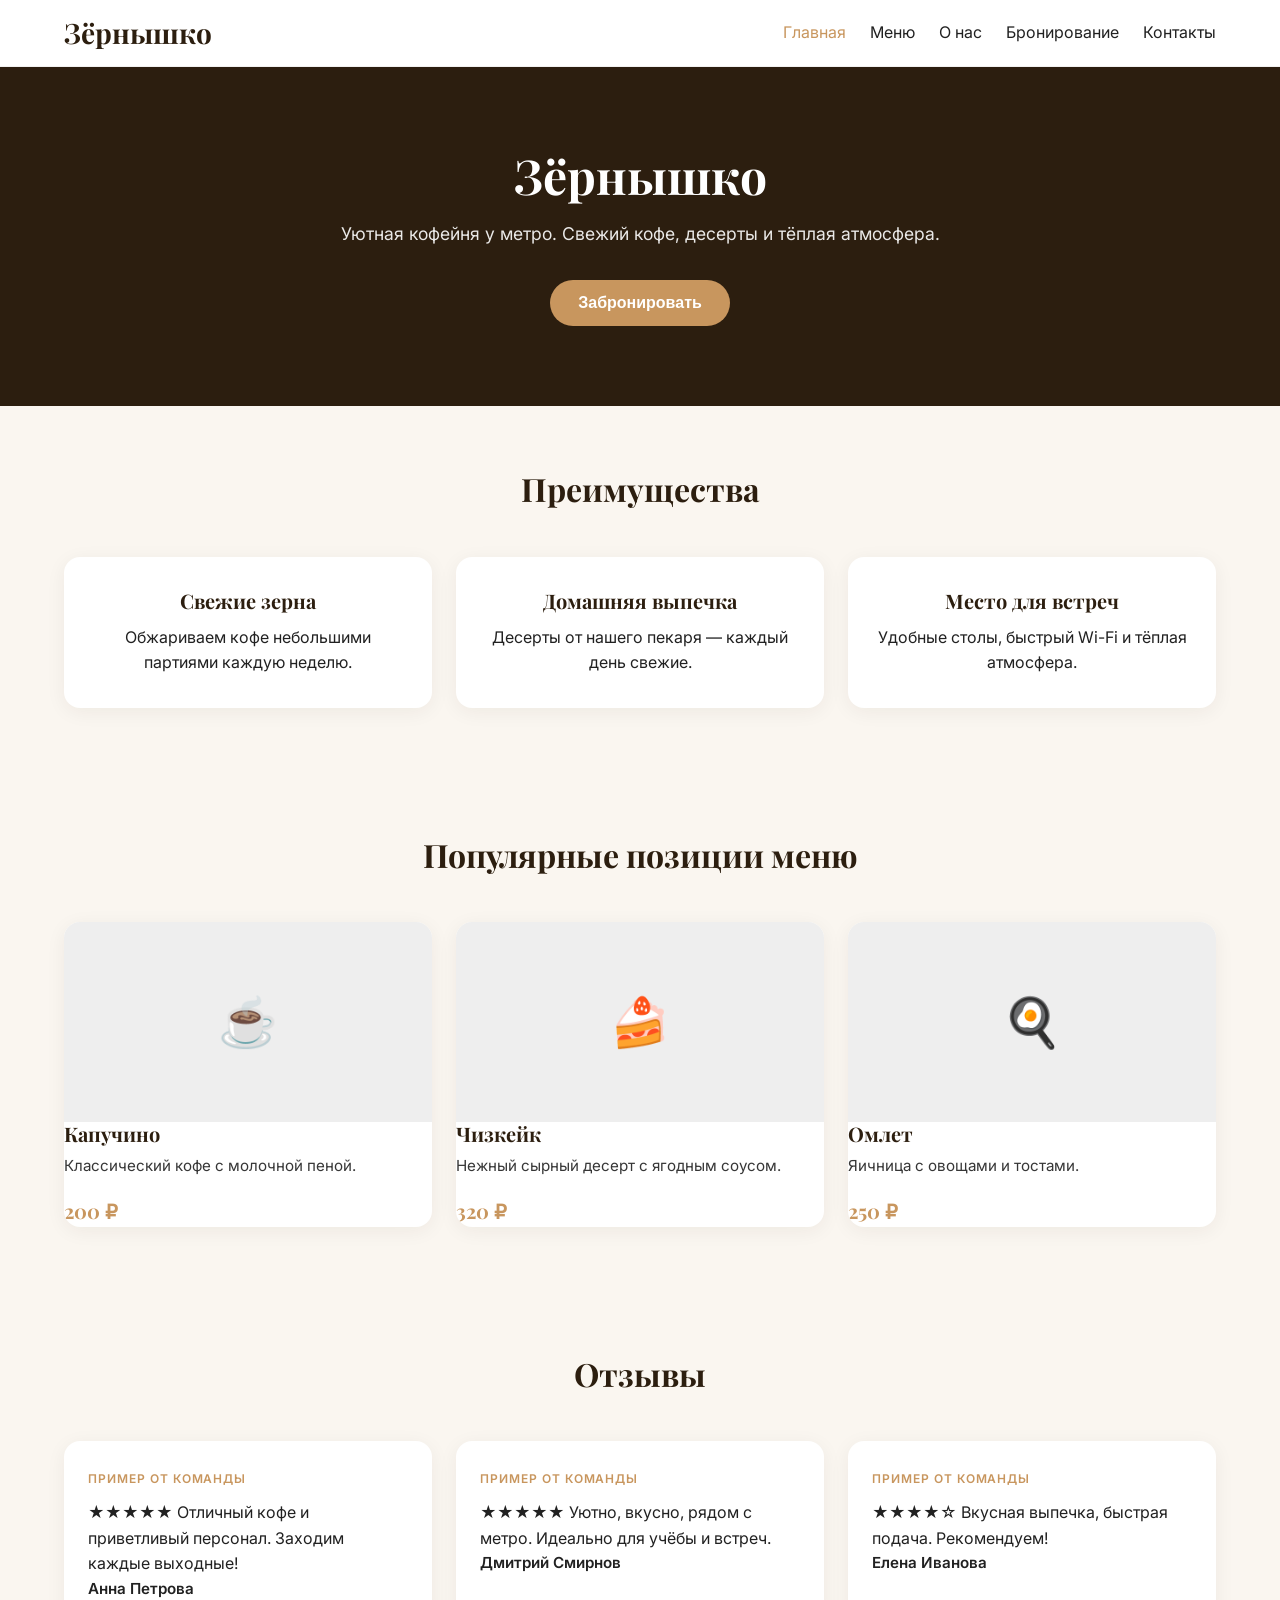
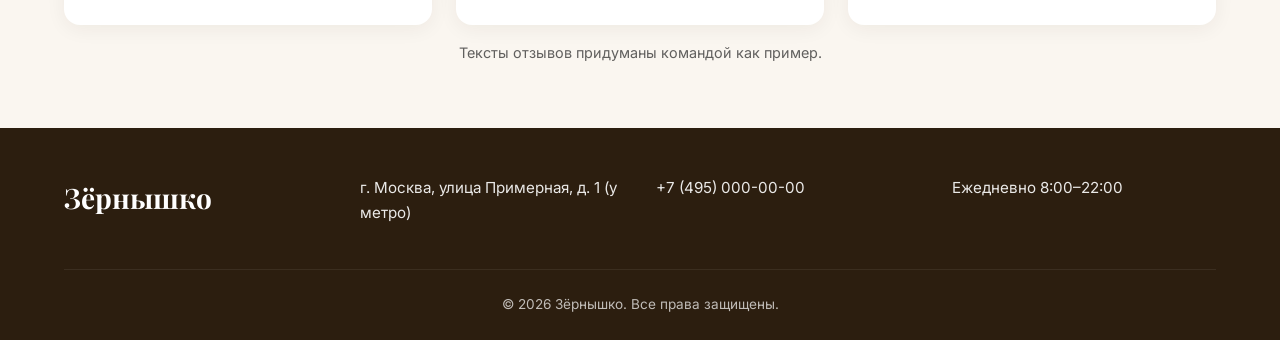
<file: index.html>
<!DOCTYPE html>
<html lang="ru">
<head>
  <meta charset="UTF-8">
  <meta name="viewport" content="width=device-width, initial-scale=1.0">
  <title>Зёрнышко — Кофейня у метро</title>
  <style>
    @import url('https://fonts.googleapis.com/css2?family=Inter:wght@400;500;600;700&family=Playfair+Display:wght@600;700&display=swap');
    :root {
      --primary: #2C1E0F;
      --accent: #C8965E;
      --bg: #FAF6F0;
      --text: #212121;
      --white: #FFFFFF;
      --fs-base: 16px;
      --max-width: 1200px;
    }
    *, *::before, *::after { box-sizing: border-box; margin: 0; padding: 0; }
    html { scroll-behavior: smooth; }
    body { font-family: 'Inter', sans-serif; font-size: var(--fs-base); color: var(--text); background: var(--bg); line-height: 1.6; }
    h1, h2, h3, .logo { font-family: 'Playfair Display', serif; color: var(--primary); line-height: 1.2; }
    a { text-decoration: none; color: inherit; }
    ul { list-style: none; }
    .container { max-width: var(--max-width); margin: 0 auto; padding: 0 1.5rem; }
    .btn { display: inline-block; padding: 0.875rem 1.75rem; border-radius: 999px; font-weight: 600; font-size: 1rem; cursor: pointer; border: none; transition: transform 0.2s, opacity 0.2s; }
    .btn:hover { opacity: 0.9; transform: translateY(-1px); }
    .btn--accent { background: var(--accent); color: var(--white); }
    section { padding: 4rem 1rem; }
    .section-title { font-size: 2rem; text-align: center; margin-bottom: 3rem; }
    .header { background: var(--white); border-bottom: 1px solid rgba(44, 30, 15, 0.06); position: sticky; top: 0; z-index: 100; }
    .header .container { display: flex; justify-content: space-between; align-items: center; padding: 1rem 1.5rem; }
    .logo { font-family: 'Playfair Display', serif; font-size: 1.75rem; font-weight: 700; color: var(--primary); }
    .nav-list { display: flex; gap: 1.5rem; align-items: center; }
    .nav-list a { font-size: 1rem; color: var(--text); transition: color 0.2s; }
    .nav-list a:hover, .nav-list a.active { color: var(--accent); }
    .menu-toggle { display: none; background: none; border: none; font-size: 1.5rem; color: var(--text); cursor: pointer; }
    .banner { background: var(--primary); color: var(--white); text-align: center; padding: 5rem 1rem; }
    .banner-inner { max-width: var(--max-width); margin: 0 auto; }
    .banner h1 { font-size: 3rem; color: var(--white); margin-bottom: 1rem; }
    .banner p { font-size: 1.1rem; margin-bottom: 2rem; opacity: 0.9; }
    .advantages .cards { display: grid; grid-template-columns: repeat(auto-fit, minmax(250px, 1fr)); gap: 1.5rem; }
    .advantages .card { background: var(--white); padding: 2rem 1.5rem; border-radius: 16px; box-shadow: 0 4px 20px rgba(44, 30, 15, 0.06); text-align: center; display: flex; flex-direction: column; height: 100%; }
    .advantages .card h3 { font-size: 1.25rem; margin-bottom: 0.75rem; }
    .popular-menu .cards { display: grid; grid-template-columns: repeat(auto-fit, minmax(280px, 1fr)); gap: 1.5rem; }
    .popular-menu .card { background: var(--white); border-radius: 16px; box-shadow: 0 4px 20px rgba(44, 30, 15, 0.06); overflow: hidden; display: flex; flex-direction: column; }
    .popular-menu .card .icon { width: 100%; height: 200px; background: #eee; display: flex; align-items: center; justify-content: center; font-size: 3rem; color: #aaa; }
    .popular-menu .card h3 { font-size: 1.25rem; margin-bottom: 0.5rem; }
    .popular-menu .card p { font-size: 0.95rem; margin-bottom: 1rem; flex: 1; opacity: 0.9; }
    .popular-menu .card .price { font-family: 'Playfair Display', serif; font-size: 1.25rem; font-weight: 700; color: var(--accent); margin-top: auto; }
    .reviews .cards { display: grid; grid-template-columns: repeat(auto-fit, minmax(280px, 1fr)); gap: 1.5rem; }
    .reviews .card { background: var(--white); padding: 1.5rem; border-radius: 16px; box-shadow: 0 4px 20px rgba(44, 30, 15, 0.06); }
    .reviews .example { display: inline-block; font-size: 0.75rem; text-transform: uppercase; letter-spacing: 0.08em; font-weight: 600; color: var(--accent); margin-bottom: 0.75rem; }
    .reviews .author { font-weight: 600; font-size: 0.95rem; }
    .reviews .note { text-align: center; font-size: 0.9rem; opacity: 0.7; margin-top: 1rem; }
    .footer { background: var(--primary); color: var(--white); padding: 3rem 1rem 1.5rem; }
    .footer-inner { max-width: var(--max-width); margin: 0 auto 2rem; display: grid; grid-template-columns: repeat(auto-fit, minmax(220px, 1fr)); gap: 2rem; }
    .footer-logo { font-family: 'Playfair Display', serif; font-size: 1.75rem; font-weight: 700; color: var(--white); margin-bottom: 1rem; }
    .footer-inner p { font-size: 0.95rem; opacity: 0.9; }
    .copyright { text-align: center; padding-top: 1.5rem; border-top: 1px solid rgba(255, 255, 255, 0.1); font-size: 0.85rem; opacity: 0.7; }
    @media (max-width: 768px) {
      .menu-toggle { display: block; }
      .nav-list { position: fixed; inset: 0 0 0 auto; background: var(--bg); width: 70vw; max-width: 260px; flex-direction: column; padding: 4rem 1.5rem 1.5rem; gap: 1.5rem; transform: translateX(100%); transition: transform 0.3s ease; box-shadow: -4px 0 12px rgba(44, 30, 15, 0.08); border-left: 1px solid rgba(44, 30, 15, 0.06); z-index: 200; }
      .nav-list.open { transform: translateX(0); }
      .nav-list a { font-size: 1.1rem; }
      .banner h1 { font-size: 2rem; }
      .section-title { font-size: 1.75rem; }
    }
    .text-center { text-align: center; }
  </style>
</head>
  <header class="header">
    <div class="container">
      <div class="logo">Зёрнышко</div>
      <nav>
        <ul class="nav-list">
          <li><a href="index.html" class="active">Главная</a></li>
          <li><a href="menu.html">Меню</a></li>
          <li><a href="about.html">О нас</a></li>
          <li><a href="#">Бронирование</a></li>
          <li><a href="#">Контакты</a></li>
        </ul>
        <button class="menu-toggle">☰</button>
      </nav>
    </div>
  </header>
  <section class="banner">
    <div class="container banner-inner">
      <h1>Зёрнышко</h1>
      <p>Уютная кофейня у метро. Свежий кофе, десерты и тёплая атмосфера.</p>
      <button class="btn btn--accent">Забронировать</button>
    </div>
  </section>
  <section class="advantages">
    <div class="container">
      <h2 class="section-title">Преимущества</h2>
      <div class="cards">
        <div class="card">
          <h3>Свежие зерна</h3>
          <p>Обжариваем кофе небольшими партиями каждую неделю.</p>
        </div>
        <div class="card">
          <h3>Домашняя выпечка</h3>
          <p>Десерты от нашего пекаря — каждый день свежие.</p>
        </div>
        <div class="card">
          <h3>Место для встреч</h3>
          <p>Удобные столы, быстрый Wi-Fi и тёплая атмосфера.</p>
        </div>
      </div>
    </div>
  </section>
  <section class="popular-menu">
    <div class="container">
      <h2 class="section-title">Популярные позиции меню</h2>
      <div class="cards">
        <div class="card">
          <div class="icon">☕</div>
          <h3>Капучино</h3>
          <p>Классический кофе с молочной пеной.</p>
          <span class="price">200 ₽</span>
        </div>
        <div class="card">
          <div class="icon">🍰</div>
          <h3>Чизкейк</h3>
          <p>Нежный сырный десерт с ягодным соусом.</p>
          <span class="price">320 ₽</span>
        </div>
        <div class="card">
          <div class="icon">🍳</div>
          <h3>Омлет</h3>
          <p>Яичница с овощами и тостами.</p>
          <span class="price">250 ₽</span>
        </div>
      </div>
    </div>
  </section>
  <section class="reviews">
    <div class="container">
      <h2 class="section-title">Отзывы</h2>
      <div class="cards">
        <div class="card">
          <span class="example">Пример от команды</span>
          <p>★★★★★ Отличный кофе и приветливый персонал. Заходим каждые выходные!</p>
          <p class="author">Анна Петрова</p>
        </div>
        <div class="card">
          <span class="example">Пример от команды</span>
          <p>★★★★★ Уютно, вкусно, рядом с метро. Идеально для учёбы и встреч.</p>
          <p class="author">Дмитрий Смирнов</p>
        </div>
        <div class="card">
          <span class="example">Пример от команды</span>
          <p>★★★★☆ Вкусная выпечка, быстрая подача. Рекомендуем!</p>
          <p class="author">Елена Иванова</p>
        </div>
      </div>
      <p class="note">Тексты отзывов придуманы командой как пример.</p>
    </div>
  </section>
  <footer class="footer">
    <div class="container">
      <div class="footer-inner">
        <div class="footer-logo">Зёрнышко</div>
        <p>г. Москва, улица Примерная, д. 1 (у метро)</p>
        <p>+7 (495) 000-00-00</p>
        <p>Ежедневно 8:00–22:00</p>
      </div>
      <p class="copyright">&copy; 2026 Зёрнышко. Все права защищены.</p>
    </div>
  </footer>
  <script>
    // Zernadzat — скрипты интерфейса

    document.addEventListener('DOMContentLoaded', () => {
      const menuToggle = document.querySelector('.menu-toggle');
      const navList = document.querySelector('.nav-list');

      if (menuToggle && navList) {
        menuToggle.addEventListener('click', () => {
          const isOpen = navList.classList.toggle('open');
          menuToggle.setAttribute('aria-expanded', String(isOpen));
        });

        // Закрытие мобильного меню при клике на ссылку
        navList.querySelectorAll('a').forEach((link) => {
          link.addEventListener('click', () => {
            navList.classList.remove('open');
            menuToggle.setAttribute('aria-expanded', 'false');
          });
        });
      }

      // Демо-отправка форм (бронирование / отзыв). В реальном проекте здесь отправка на сервер.
      document.querySelectorAll('form').forEach((form) => {
        form.addEventListener('submit', (e) => {
          e.preventDefault();
          const btn = form.querySelector('button[type="submit"]');
          const originalText = btn.textContent;
          btn.textContent = 'Отправляется…';
          btn.disabled = true;

          setTimeout(() => {
            btn.textContent = 'Отправлено!';
            setTimeout(() => {
              btn.textContent = originalText;
              btn.disabled = false;
              form.reset();
            }, 1200);
          }, 800);
        });
      });

      // Фильтрация меню по категориям
      const filterBtns = document.querySelectorAll('.filter-btn');
      const menuCards = document.querySelectorAll('.menu-card');

      filterBtns.forEach((btn) => {
        btn.addEventListener('click', () => {
          const category = btn.getAttribute('data-category');

          // Активная кнопка
          filterBtns.forEach((b) => b.classList.remove('active'));
          btn.classList.add('active');

          // Показать/скрыть карточки
          menuCards.forEach((card) => {
            if (category === 'all' || card.getAttribute('data-category') === category) {
              card.classList.remove('hidden');
            } else {
              card.classList.add('hidden');
            }
          });
        });
      });
    });
  </script>
</body>
</html>
</file>
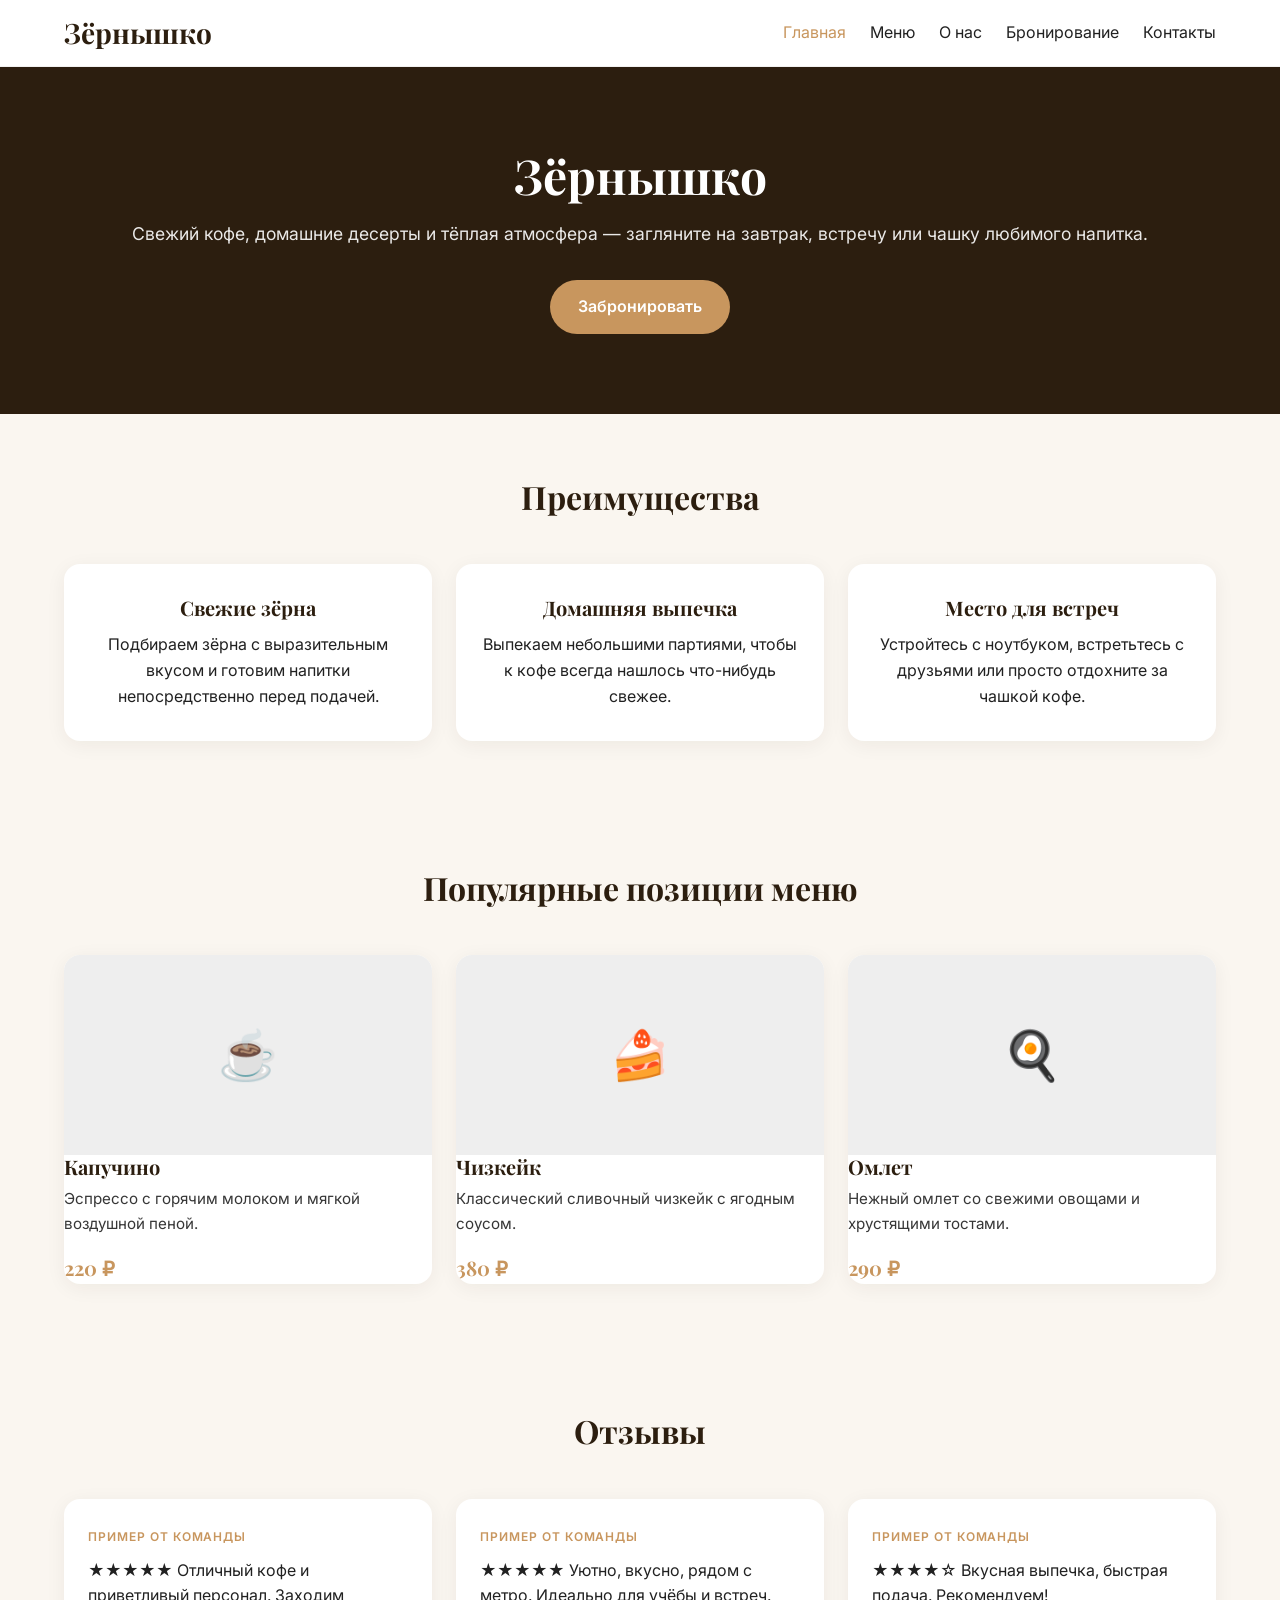
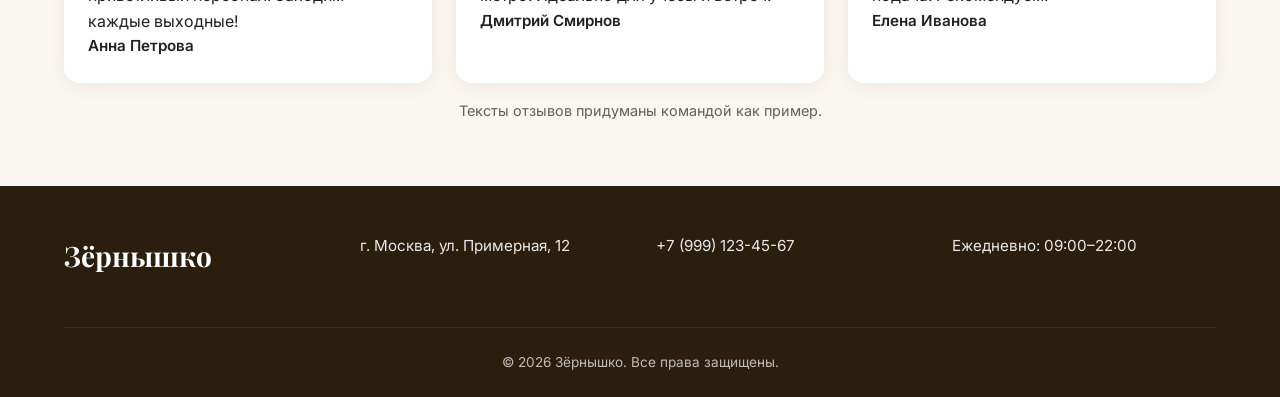
<file: tamplates/index.html>
<!DOCTYPE html>
<html lang="ru">
<head>
  <meta charset="UTF-8">
  <meta name="viewport" content="width=device-width, initial-scale=1.0">
  <meta name="description" content="Кофейня «Зёрнышко»: свежий кофе, домашние десерты, завтраки и уютное место для встреч.">
  <title>Зёрнышко — кофе и домашние десерты</title>
  <link rel="stylesheet" href="../styles/styles.css">
  <link rel="stylesheet" href="../styles/responsive.css">
</head>
<body>
  <header class="header">
    <div class="container">
      <div class="logo">Зёрнышко</div>
      <nav>
        <ul class="nav-list">
          <li><a href="index.html" class="active">Главная</a></li>
          <li><a href="menu.html">Меню</a></li>
          <li><a href="about.html">О нас</a></li>
          <li><a href="booking.html">Бронирование</a></li>
          <li><a href="contacts.html">Контакты</a></li>
        </ul>
        <button class="menu-toggle" aria-label="Открыть меню" aria-expanded="false">☰</button>
      </nav>
    </div>
  </header>
  <main>
    <section class="banner">
    <div class="container banner-inner">
      <h1>Зёрнышко</h1>
      <p>Свежий кофе, домашние десерты и тёплая атмосфера — загляните на завтрак, встречу или чашку любимого напитка.</p>
      <a href="booking.html" class="btn btn--accent">Забронировать</a>
    </div>
  </section>
  <section class="advantages">
    <div class="container">
      <h2 class="section-title">Преимущества</h2>
      <div class="cards">
        <div class="card">
          <h3>Свежие зёрна</h3>
          <p>Подбираем зёрна с выразительным вкусом и готовим напитки непосредственно перед подачей.</p>
        </div>
        <div class="card">
          <h3>Домашняя выпечка</h3>
          <p>Выпекаем небольшими партиями, чтобы к кофе всегда нашлось что-нибудь свежее.</p>
        </div>
        <div class="card">
          <h3>Место для встреч</h3>
          <p>Устройтесь с ноутбуком, встретьтесь с друзьями или просто отдохните за чашкой кофе.</p>
        </div>
      </div>
    </div>
  </section>
  <section class="popular-menu">
    <div class="container">
      <h2 class="section-title">Популярные позиции меню</h2>
      <div class="cards">
        <div class="card">
          <div class="icon">☕</div>
          <h3>Капучино</h3>
          <p>Эспрессо с горячим молоком и мягкой воздушной пеной.</p>
          <span class="price">220 ₽</span>
        </div>
        <div class="card">
          <div class="icon">🍰</div>
          <h3>Чизкейк</h3>
          <p>Классический сливочный чизкейк с ягодным соусом.</p>
          <span class="price">380 ₽</span>
        </div>
        <div class="card">
          <div class="icon">🍳</div>
          <h3>Омлет</h3>
          <p>Нежный омлет со свежими овощами и хрустящими тостами.</p>
          <span class="price">290 ₽</span>
        </div>
      </div>
    </div>
  </section>
  <section class="reviews">
    <div class="container">
      <h2 class="section-title">Отзывы</h2>
      <div class="cards">
        <div class="card">
          <span class="example">Пример от команды</span>
          <p>★★★★★ Отличный кофе и приветливый персонал. Заходим каждые выходные!</p>
          <p class="author">Анна Петрова</p>
        </div>
        <div class="card">
          <span class="example">Пример от команды</span>
          <p>★★★★★ Уютно, вкусно, рядом с метро. Идеально для учёбы и встреч.</p>
          <p class="author">Дмитрий Смирнов</p>
        </div>
        <div class="card">
          <span class="example">Пример от команды</span>
          <p>★★★★☆ Вкусная выпечка, быстрая подача. Рекомендуем!</p>
          <p class="author">Елена Иванова</p>
        </div>
      </div>
      <p class="note">Тексты отзывов придуманы командой как пример.</p>
    </div>
  </section>
  </main>
  <footer class="footer">
    <div class="container">
      <div class="footer-inner">
        <div class="footer-logo">Зёрнышко</div>
        <p>г. Москва, ул. Примерная, 12</p>
        <p>+7 (999) 123-45-67</p>
        <p>Ежедневно: 09:00–22:00</p>
      </div>
      <p class="copyright">&copy; 2026 Зёрнышко. Все права защищены.</p>
    </div>
  </footer>
  <script src="../js/script.js"></script>
</body>
</html>
</file>
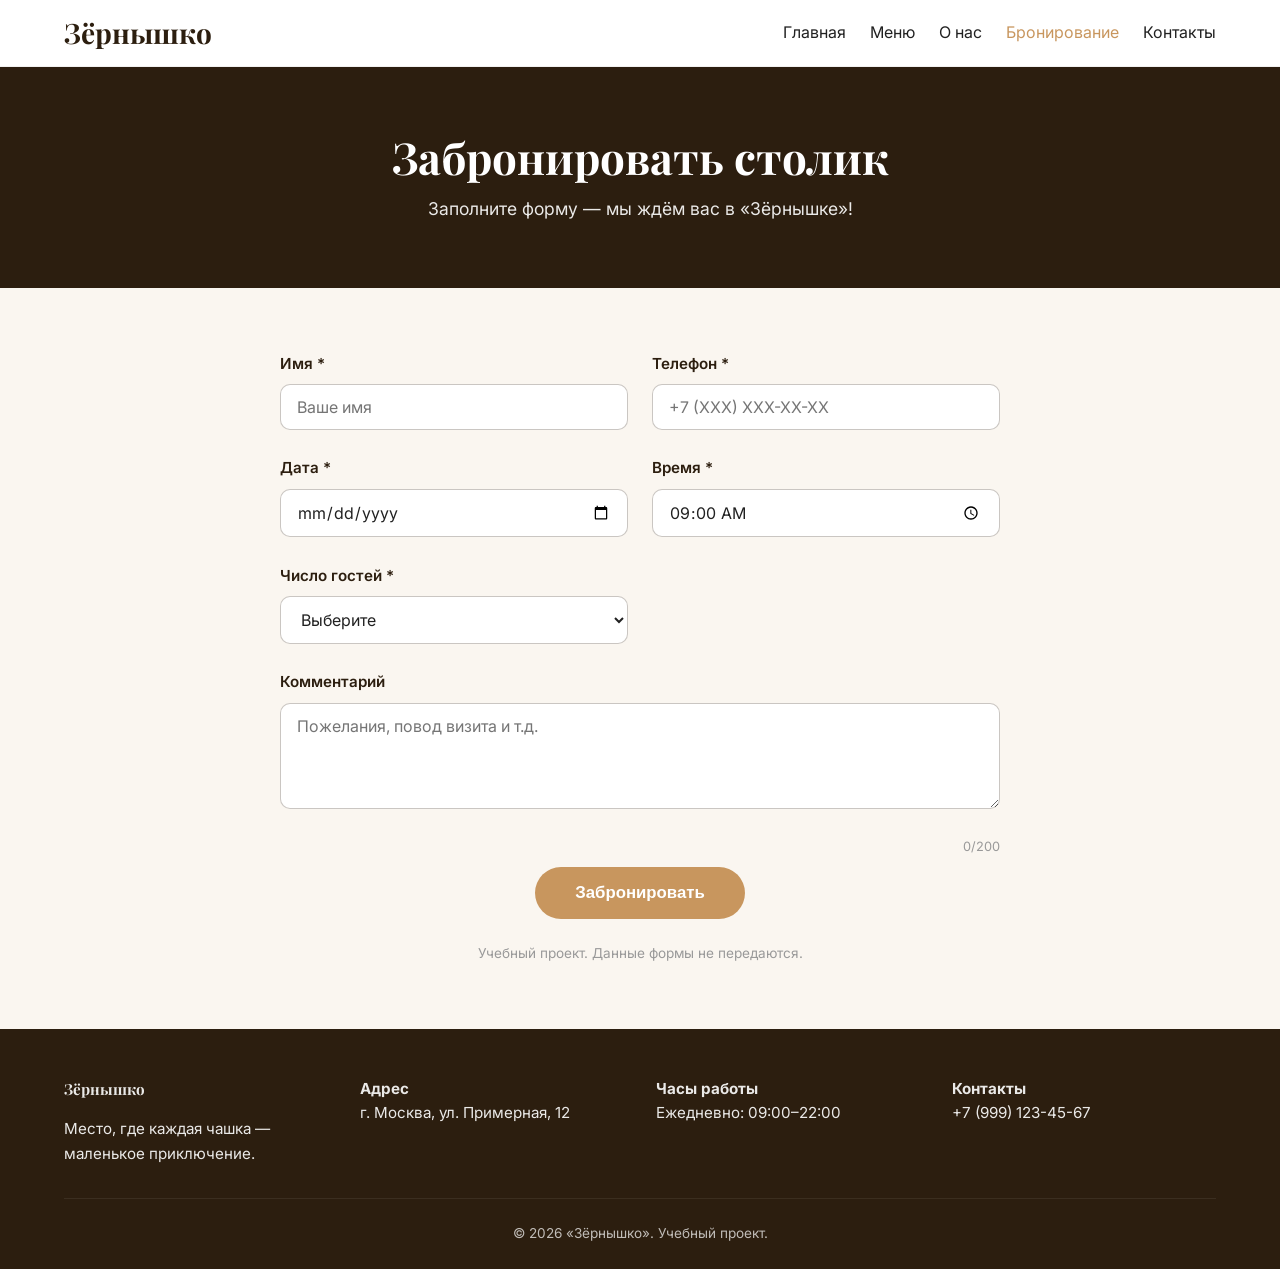
<file: tamplates/booking.html>
<!DOCTYPE html>
<html lang="ru">
<head>
  <meta charset="UTF-8">
  <meta name="viewport" content="width=device-width, initial-scale=1.0">
  <meta name="description" content="Забронируйте столик в кофейне «Зёрнышко».">
  <title>Бронирование — Зёрнышко</title>
  <link rel="stylesheet" href="../styles/styles.css">
  <link rel="stylesheet" href="../styles/responsive.css">
</head>
<body>
  <header class="header">
    <div class="container header-inner">
      <a class="logo" href="index.html">Зёрнышко</a>
      <nav aria-label="Основная навигация">
        <ul class="nav-list" id="nav-list">
          <li><a href="index.html">Главная</a></li>
          <li><a href="menu.html">Меню</a></li>
          <li><a href="about.html">О нас</a></li>
          <li><a href="booking.html" class="active" aria-current="page">Бронирование</a></li>
          <li><a href="contacts.html">Контакты</a></li>
        </ul>
        <button class="menu-toggle" type="button" aria-label="Открыть меню" aria-expanded="false" aria-controls="nav-list">☰</button>
      </nav>
    </div>
  </header>

  <main>
    <section class="booking-hero">
      <div class="container">
        <h1>Забронировать столик</h1>
        <p>Заполните форму — мы ждём вас в «Зёрнышке»!</p>
      </div>
    </section>

    <section class="booking-section">
      <div class="container">
        <form class="booking-form" id="booking-form" novalidate>
          <div class="form-row">
            <div class="form-group">
              <label for="guest-name">Имя *</label>
              <input type="text" id="guest-name" name="name" placeholder="Ваше имя" required minlength="2" maxlength="40">
              <span class="form-error" id="guest-name-error"></span>
            </div>

            <div class="form-group">
              <label for="guest-phone">Телефон *</label>
              <input type="tel" id="guest-phone" name="phone" placeholder="+7 (XXX) XXX-XX-XX" required>
              <span class="form-error" id="guest-phone-error"></span>
            </div>
          </div>

          <div class="form-row">
            <div class="form-group">
              <label for="booking-date">Дата *</label>
              <input type="date" id="booking-date" name="date" required>
              <span class="form-error" id="booking-date-error"></span>
            </div>

            <div class="form-group">
              <label for="booking-time">Время *</label>
              <input type="time" id="booking-time" name="time" value="09:00" min="09:00" max="21:00" required step="1800">
              <span class="form-error" id="booking-time-error"></span>
            </div>
          </div>

          <div class="form-row">
            <div class="form-group">
              <label for="guests-count">Число гостей *</label>
              <select id="guests-count" name="guests" required>
                <option value="">Выберите</option>
                <option value="1">1</option>
                <option value="2">2</option>
                <option value="3">3</option>
                <option value="4">4</option>
                <option value="5">5</option>
                <option value="6">6</option>
                <option value="7">7</option>
                <option value="8">8</option>
              </select>
              <span class="form-error" id="guests-error"></span>
            </div>
          </div>

          <div class="form-group form-group--full">
            <label for="guest-comment">Комментарий</label>
            <textarea id="guest-comment" name="comment" rows="4" maxlength="200" placeholder="Пожелания, повод визита и т.д."></textarea>
            <span class="char-count"><span id="char-current">0</span>/200</span>
            <span class="form-error" id="comment-error"></span>
          </div>

          <button type="submit" class="btn btn--accent booking-form__submit">Забронировать</button>
        </form>

        <p class="booking-note">Учебный проект. Данные формы не передаются.</p>

        <!-- Блок подтверждения -->
        <div class="booking-confirmation" id="booking-confirmation" hidden>
          <div class="confirmation-icon" aria-hidden="true">✓</div>
          <h2 id="confirmation-title"></h2>
          <p id="confirmation-text"></p>
          <button type="button" class="btn btn--accent" id="confirmation-close">Отлично!</button>
        </div>
      </div>
    </section>
  </main>

  <footer class="footer">
    <div class="container">
      <div class="footer-inner">
        <div>
          <p class="footer-logo">Зёрнышко</p>
          <p>Место, где каждая чашка — маленькое приключение.</p>
        </div>
        <div>
          <p><strong>Адрес</strong></p>
          <p>г. Москва, ул. Примерная, 12</p>
        </div>
        <div>
          <p><strong>Часы работы</strong></p>
          <p>Ежедневно: 09:00–22:00</p>
        </div>
        <div>
          <p><strong>Контакты</strong></p>
          <p>+7 (999) 123-45-67</p>
        </div>
      </div>
      <p class="copyright">© 2026 «Зёрнышко». Учебный проект.</p>
    </div>
  </footer>

  <script src="../js/script.js"></script>
</body>
</html>
</file>
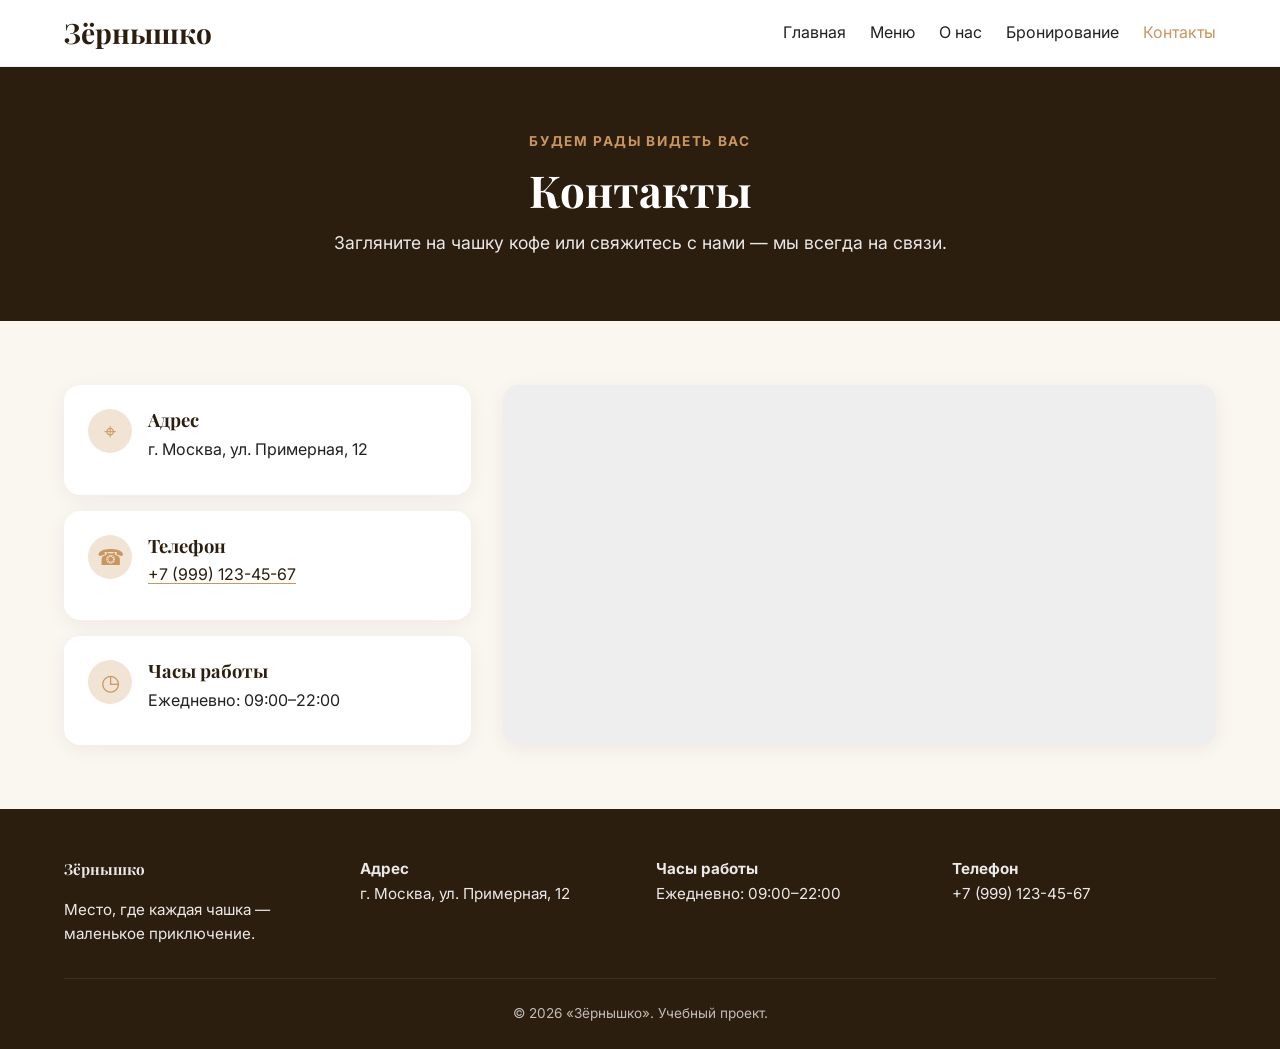
<file: tamplates/contacts.html>
<!DOCTYPE html>
<html lang="ru">
<head>
  <meta charset="UTF-8">
  <meta name="viewport" content="width=device-width, initial-scale=1.0">
  <meta name="description" content="Адрес, телефон, часы работы и карта кофейни «Зёрнышко».">
  <title>Контакты — Зёрнышко</title>
  <link rel="stylesheet" href="../styles/styles.css">
  <link rel="stylesheet" href="../styles/responsive.css">
</head>
<body>
  <header class="header">
    <div class="container header-inner">
      <a class="logo" href="index.html">Зёрнышко</a>
      <nav aria-label="Основная навигация">
        <ul class="nav-list" id="nav-list">
          <li><a href="index.html">Главная</a></li>
          <li><a href="menu.html">Меню</a></li>
          <li><a href="about.html">О нас</a></li>
          <li><a href="booking.html">Бронирование</a></li>
          <li><a href="contacts.html" class="active" aria-current="page">Контакты</a></li>
        </ul>
        <button class="menu-toggle" type="button" aria-label="Открыть меню" aria-expanded="false" aria-controls="nav-list">☰</button>
      </nav>
    </div>
  </header>

  <main>
    <section class="contacts-hero">
      <div class="container">
        <p class="eyebrow">Будем рады видеть вас</p>
        <h1>Контакты</h1>
        <p>Загляните на чашку кофе или свяжитесь с нами — мы всегда на связи.</p>
      </div>
    </section>

    <section class="contacts-section">
      <div class="container">
        <div class="contacts-layout">
          <div class="contacts-details">
            <article class="contact-card">
              <span class="contact-card__icon" aria-hidden="true">⌖</span>
              <div>
                <h2>Адрес</h2>
                <address>г. Москва, ул. Примерная, 12</address>
              </div>
            </article>
            <article class="contact-card">
              <span class="contact-card__icon" aria-hidden="true">☎</span>
              <div>
                <h2>Телефон</h2>
                <a href="tel:+79991234567">+7 (999) 123-45-67</a>
              </div>
            </article>
            <article class="contact-card">
              <span class="contact-card__icon" aria-hidden="true">◷</span>
              <div>
                <h2>Часы работы</h2>
                <p>Ежедневно: 09:00–22:00</p>
              </div>
            </article>
          </div>

          <div class="contacts-map">
            <iframe
              src="https://yandex.ru/map-widget/v1/?mode=search&amp;text=%D0%9C%D0%BE%D1%81%D0%BA%D0%B2%D0%B0%2C%20%D1%83%D0%BB.%20%D0%9F%D1%80%D0%B8%D0%BC%D0%B5%D1%80%D0%BD%D0%B0%D1%8F%2C%2012&amp;z=15"
              title="Карта: кофейня «Зёрнышко», Москва, улица Примерная, 12"
              loading="lazy"
              allowfullscreen>
            </iframe>
          </div>
        </div>
      </div>
    </section>
  </main>

  <footer class="footer">
    <div class="container">
      <div class="footer-inner">
        <div>
          <p class="footer-logo">Зёрнышко</p>
          <p>Место, где каждая чашка — маленькое приключение.</p>
        </div>
        <div>
          <p><strong>Адрес</strong></p>
          <p>г. Москва, ул. Примерная, 12</p>
        </div>
        <div>
          <p><strong>Часы работы</strong></p>
          <p>Ежедневно: 09:00–22:00</p>
        </div>
        <div>
          <p><strong>Телефон</strong></p>
          <p><a href="tel:+79991234567">+7 (999) 123-45-67</a></p>
        </div>
      </div>
      <p class="copyright">© 2026 «Зёрнышко». Учебный проект.</p>
    </div>
  </footer>

  <script src="../js/script.js"></script>
</body>
</html>
</file>
<file: styles/styles.css>
@import url('https://fonts.googleapis.com/css2?family=Inter:wght@400;500;600;700&family=Playfair+Display:wght@600;700&display=swap');

:root {
  --primary: #2C1E0F;
  --accent: #C8965E;
  --bg: #FAF6F0;
  --text: #212121;
  --white: #FFFFFF;
  --fs-base: 16px;
  --max-width: 1200px;
}

*, *::before, *::after {
  box-sizing: border-box;
  margin: 0;
  padding: 0;
}

html {
  scroll-behavior: smooth;
}

body {
  font-family: 'Inter', sans-serif;
  font-size: var(--fs-base);
  color: var(--text);
  background: var(--bg);
  line-height: 1.6;
}

h1, h2, h3, .logo {
  font-family: 'Playfair Display', serif;
  color: var(--primary);
  line-height: 1.2;
}

a {
  text-decoration: none;
  color: inherit;
}

ul {
  list-style: none;
}

.container {
  max-width: var(--max-width);
  margin: 0 auto;
  padding: 0 1.5rem;
}

.btn {
  display: inline-block;
  padding: 0.875rem 1.75rem;
  border: none;
  border-radius: 999px;
  font-size: 1rem;
  font-weight: 600;
  cursor: pointer;
  transition: transform 0.2s, opacity 0.2s;
}

.btn:hover {
  opacity: 0.9;
  transform: translateY(-1px);
}

.btn--accent {
  background: var(--accent);
  color: var(--white);
}

section {
  padding: 4rem 1rem;
}

.section-title {
  margin-bottom: 3rem;
  font-size: 2rem;
  text-align: center;
}

.header {
  position: sticky;
  top: 0;
  z-index: 100;
  background: var(--white);
  border-bottom: 1px solid rgba(44, 30, 15, 0.06);
}

.header .container {
  display: flex;
  justify-content: space-between;
  align-items: center;
  padding: 1rem 1.5rem;
}

.logo {
  font-size: 1.75rem;
  font-weight: 700;
}

.nav-list {
  display: flex;
  align-items: center;
  gap: 1.5rem;
}

.nav-list a {
  font-size: 1rem;
  color: var(--text);
  transition: color 0.2s;
}

.nav-list a:hover,
.nav-list a.active {
  color: var(--accent);
}

.menu-toggle {
  display: none;
  border: none;
  background: none;
  color: var(--text);
  font-size: 1.5rem;
  cursor: pointer;
  padding: 0.25rem 0.5rem;
  line-height: 1;
}

.footer {
  padding: 3rem 1rem 1.5rem;
  background: var(--primary);
  color: var(--white);
}

.footer-inner {
  display: grid;
  max-width: var(--max-width);
  margin: 0 auto 2rem;
  grid-template-columns: repeat(auto-fit, minmax(220px, 1fr));
  gap: 2rem;
}

.footer-logo {
  margin-bottom: 1rem;
  color: var(--white);
  font-family: 'Playfair Display', serif;
  font-size: 1.75rem;
  font-weight: 700;
}

.footer-inner p {
  font-size: 0.95rem;
  opacity: 0.9;
}

.copyright {
  padding-top: 1.5rem;
  border-top: 1px solid rgba(255, 255, 255, 0.1);
  font-size: 0.85rem;
  text-align: center;
  opacity: 0.7;
}

.text-center {
  text-align: center;
}

/* Home page */
.banner {
  padding: 5rem 1rem;
  background: var(--primary);
  color: var(--white);
  text-align: center;
}

.banner-inner {
  max-width: var(--max-width);
  margin: 0 auto;
}

.banner h1 {
  margin-bottom: 1rem;
  color: var(--white);
  font-size: 3rem;
}

.banner p {
  margin-bottom: 2rem;
  font-size: 1.1rem;
  opacity: 0.9;
}

.advantages .cards,
.popular-menu .cards,
.reviews .cards {
  display: grid;
  grid-template-columns: repeat(auto-fit, minmax(280px, 1fr));
  gap: 1.5rem;
}

.advantages .cards {
  grid-template-columns: repeat(auto-fit, minmax(250px, 1fr));
}

.advantages .card {
  display: flex;
  height: 100%;
  padding: 2rem 1.5rem;
  flex-direction: column;
  border-radius: 16px;
  background: var(--white);
  box-shadow: 0 4px 20px rgba(44, 30, 15, 0.06);
  text-align: center;
}

.advantages .card h3 {
  margin-bottom: 0.75rem;
  font-size: 1.25rem;
}

.popular-menu .card {
  display: flex;
  overflow: hidden;
  flex-direction: column;
  border-radius: 16px;
  background: var(--white);
  box-shadow: 0 4px 20px rgba(44, 30, 15, 0.06);
}

.popular-menu .card .icon {
  display: flex;
  width: 100%;
  height: 200px;
  align-items: center;
  justify-content: center;
  background: #eee;
  color: #aaa;
  font-size: 3rem;
}

.popular-menu .card h3,
.menu-card h3 {
  margin-bottom: 0.5rem;
  font-size: 1.25rem;
}

.popular-menu .card p,
.menu-card p {
  margin-bottom: 1rem;
  flex: 1;
  font-size: 0.95rem;
  opacity: 0.9;
}

.popular-menu .card .price,
.menu-card .price {
  margin-top: auto;
  color: var(--accent);
  font-family: 'Playfair Display', serif;
  font-size: 1.25rem;
  font-weight: 700;
}

.reviews .card {
  padding: 1.5rem;
  border-radius: 16px;
  background: var(--white);
  box-shadow: 0 4px 20px rgba(44, 30, 15, 0.06);
}

.reviews .example {
  display: inline-block;
  margin-bottom: 0.75rem;
  color: var(--accent);
  font-size: 0.75rem;
  font-weight: 600;
  letter-spacing: 0.08em;
  text-transform: uppercase;
}

.reviews .author {
  font-size: 0.95rem;
  font-weight: 600;
}

.reviews .note {
  margin-top: 1rem;
  font-size: 0.9rem;
  text-align: center;
  opacity: 0.7;
}

/* Menu page */
.filter-buttons {
  display: flex;
  margin-bottom: 2rem;
  justify-content: center;
  flex-wrap: wrap;
  gap: 0.75rem;
}

.filter-btn {
  padding: 0.5rem 1.25rem;
  border: 1px solid var(--primary);
  border-radius: 999px;
  background: transparent;
  color: var(--text);
  font-size: 0.95rem;
  cursor: pointer;
  transition: all 0.2s;
}

.filter-btn:hover,
.filter-btn.active {
  background: var(--primary);
  color: var(--white);
}

.menu-cards {
  display: grid;
  grid-template-columns: repeat(auto-fit, minmax(280px, 1fr));
  gap: 1.5rem;
}

.menu-card {
  display: flex;
  overflow: hidden;
  flex-direction: column;
  border-radius: 16px;
  background: var(--white);
  box-shadow: 0 4px 20px rgba(44, 30, 15, 0.06);
}

.menu-card .menu-photo {
  display: block;
  width: 100%;
  height: 200px;
  object-fit: cover;
}

.menu-card .menu-card-content {
  display: flex;
  padding: 1.25rem;
  flex-direction: column;
}

.menu-card.hidden {
  display: none;
}

/* About page */
.page-about .header {
  z-index: 10;
}

.page-about .header-inner {
  display: flex;
  justify-content: space-between;
  align-items: center;
  padding-top: 1rem;
  padding-bottom: 1rem;
}

.page-about .nav-list {
  align-items: center;
}

.page-about .nav-list a {
  transition: color 0.2s;
}

.page-about .menu-toggle {
  border: 0;
}

.page-about .hero {
  padding: 6rem 1rem;
  background: linear-gradient(rgba(44, 30, 15, 0.68), rgba(44, 30, 15, 0.68)), url('https://images.unsplash.com/photo-1445116572660-236099ec97a0?w=1800&h=900&fit=crop') center 55% / cover;
  color: var(--white);
  text-align: center;
}

.page-about .hero h1 {
  margin-bottom: 1rem;
  color: var(--white);
  font-size: clamp(2.5rem, 6vw, 4rem);
}

.page-about .hero p {
  max-width: 650px;
  margin: 0 auto;
  font-size: 1.1rem;
}

.page-about section {
  padding: 4.5rem 0;
}

.page-about .section-title {
  margin-bottom: 2rem;
  font-size: 2.25rem;
}

.page-about .eyebrow {
  margin-bottom: 0.75rem;
  color: var(--accent);
  font-size: 0.8rem;
  font-weight: 700;
  letter-spacing: 0.14em;
  text-transform: uppercase;
}

.page-about .story {
  max-width: 850px;
}

.page-about .story h2 {
  margin-bottom: 1.25rem;
  font-size: 2.25rem;
}

.page-about .story p {
  margin-bottom: 1rem;
  color: #51483f;
}

.page-about .gallery {
  background: var(--white);
}

.page-about .gallery-grid {
  display: grid;
  grid-template-columns: repeat(3, 1fr);
  gap: 1.25rem;
}

.page-about .gallery figure {
  overflow: hidden;
  border-radius: 16px;
  background: var(--bg);
}

.page-about .gallery img {
  display: block;
  width: 100%;
  height: 270px;
  object-fit: cover;
  transition: transform 0.35s;
}

.page-about .gallery figure:hover img {
  transform: scale(1.04);
}

.page-about .gallery figcaption {
  padding: 1rem 1.1rem;
  color: var(--primary);
  font-weight: 600;
}

.page-about .team-grid,
.page-about .values-grid {
  display: grid;
  grid-template-columns: repeat(3, 1fr);
  gap: 1.5rem;
}

.page-about .team-card,
.page-about .value-card {
  padding: 1.75rem;
  border-radius: 16px;
  background: var(--white);
  box-shadow: 0 4px 20px rgba(44, 30, 15, 0.06);
}

.page-about .team-card {
  text-align: center;
}

.page-about .team-avatar {
  display: grid;
  width: 76px;
  height: 76px;
  margin: 0 auto 1rem;
  place-items: center;
  border-radius: 50%;
  background: #F1E4D4;
  color: var(--accent);
  font-family: 'Playfair Display', serif;
  font-size: 1.8rem;
}

.page-about .team-card h3,
.page-about .value-card h3 {
  margin-bottom: 0.5rem;
  font-size: 1.3rem;
}

.page-about .team-role {
  margin-bottom: 0.75rem;
  color: var(--accent);
  font-size: 0.9rem;
  font-weight: 600;
}

.page-about .team-card p,
.page-about .value-card p {
  color: #62594f;
  font-size: 0.95rem;
}

.page-about .value-card {
  border-top: 3px solid var(--accent);
}

.page-about .value-number {
  display: block;
  margin-bottom: 1rem;
  color: var(--accent);
  font-family: 'Playfair Display', serif;
  font-size: 1.5rem;
}

.page-about .footer {
  padding: 2.5rem 1rem 1.25rem;
  text-align: center;
}

.page-about .footer .logo {
  margin-bottom: 0.5rem;
  color: var(--white);
}

.page-about .footer p {
  opacity: 0.8;
}

.page-about .copyright {
  margin-top: 1.5rem;
  padding-top: 1rem;
  border-top: 1px solid rgba(255, 255, 255, 0.15);
  opacity: 0.65;
}

/* Booking page */
.booking-hero {
  padding: 4rem 1rem;
  background: var(--primary);
  color: var(--white);
  text-align: center;
}

.booking-hero h1 {
  margin-bottom: 0.75rem;
  color: var(--white);
  font-size: clamp(2rem, 5vw, 2.75rem);
}

.booking-hero p {
  font-size: 1.1rem;
  opacity: 0.9;
}

.booking-section {
  padding: 4rem 1rem;
}

.booking-form {
  max-width: 720px;
  margin: 0 auto;
}

.form-row {
  display: grid;
  grid-template-columns: 1fr 1fr;
  gap: 1.5rem;
}

.form-group {
  display: flex;
  flex-direction: column;
}

.form-group--full {
  position: relative;
}

.form-group label {
  margin-bottom: 0.5rem;
  font-weight: 600;
  font-size: 0.95rem;
  color: var(--primary);
}

.form-group input,
.form-group select,
.form-group textarea {
  padding: 0.75rem 1rem;
  border: 1px solid rgba(44, 30, 15, 0.25);
  border-radius: 10px;
  font-family: 'Inter', sans-serif;
  font-size: 1rem;
  background: var(--white);
  color: var(--text);
  transition: border-color 0.2s, box-shadow 0.2s;
}

.form-group input:focus,
.form-group select:focus,
.form-group textarea:focus {
  outline: none;
  border-color: var(--accent);
  box-shadow: 0 0 0 3px rgba(200, 150, 94, 0.25);
}

.form-group input.invalid,
.form-group select.invalid,
.form-group textarea.invalid {
  border-color: #d32f2f;
  box-shadow: 0 0 0 3px rgba(211, 47, 47, 0.12);
}

.form-group textarea {
  resize: vertical;
  min-height: 100px;
}

.char-count {
  position: absolute;
  bottom: -1.4rem;
  right: 0;
  font-size: 0.8rem;
  color: #999;
}

.form-error {
  min-height: 1.4rem;
  margin-top: 0.25rem;
  font-size: 0.85rem;
  color: #d32f2f;
}

.booking-form__submit {
  display: block;
  margin: 2rem auto 0;
  padding: 1rem 2.5rem;
  font-size: 1.05rem;
}

.booking-note {
  text-align: center;
  margin-top: 1.5rem;
  font-size: 0.85rem;
  color: #999;
}

.booking-confirmation {
  max-width: 520px;
  margin: 3rem auto 0;
  text-align: center;
  padding: 3rem 2rem;
  border-radius: 20px;
  background: var(--white);
  box-shadow: 0 6px 28px rgba(44, 30, 15, 0.08);
}

.confirmation-icon {
  display: inline-flex;
  align-items: center;
  justify-content: center;
  width: 56px;
  height: 56px;
  border-radius: 50%;
  background: #4caf50;
  color: var(--white);
  font-size: 1.8rem;
  font-weight: 700;
  margin-bottom: 1.25rem;
}

.booking-confirmation h2 {
  margin-bottom: 0.5rem;
  font-size: 1.5rem;
  color: var(--primary);
}

.booking-confirmation p {
  margin-bottom: 1.5rem;
  font-size: 1.05rem;
  color: #51483f;
}

.booking-confirmation .btn {
  margin: 0 auto;
}

/* Кнопка «Наверх» */
.back-to-top {
  position: fixed;
  bottom: 2rem;
  right: 2rem;
  z-index: 300;
  width: 48px;
  height: 48px;
  border: none;
  border-radius: 50%;
  background: var(--accent);
  color: var(--white);
  font-size: 1.5rem;
  cursor: pointer;
  opacity: 0;
  visibility: hidden;
  transform: translateY(12px);
  transition: opacity 0.3s, transform 0.3s, visibility 0.3s;
  box-shadow: 0 4px 12px rgba(0, 0, 0, 0.15);
}

.back-to-top.visible {
  opacity: 1;
  visibility: visible;
  transform: translateY(0);
}

.back-to-top:hover {
  background: #b07d4a;
}

/* Contacts page */
.contacts-hero {
  padding: 4rem 1rem;
  background: var(--primary);
  color: var(--white);
  text-align: center;
}

.contacts-hero .eyebrow {
  margin-bottom: 0.75rem;
  color: var(--accent);
  font-size: 0.85rem;
  font-weight: 700;
  letter-spacing: 0.12em;
  text-transform: uppercase;
}

.contacts-hero h1 {
  margin-bottom: 0.75rem;
  color: var(--white);
  font-size: clamp(2rem, 5vw, 2.75rem);
}

.contacts-hero p:last-child {
  font-size: 1.1rem;
  opacity: 0.9;
}

.contacts-section {
  padding: 4rem 1rem;
}

.contacts-layout {
  display: grid;
  grid-template-columns: minmax(260px, 0.8fr) minmax(0, 1.4fr);
  gap: 2rem;
  align-items: stretch;
}

.contacts-details {
  display: grid;
  gap: 1rem;
}

.contact-card {
  display: flex;
  padding: 1.5rem;
  align-items: flex-start;
  gap: 1rem;
  border-radius: 16px;
  background: var(--white);
  box-shadow: 0 4px 20px rgba(44, 30, 15, 0.06);
}

.contact-card__icon {
  display: grid;
  width: 44px;
  height: 44px;
  flex: 0 0 44px;
  place-items: center;
  border-radius: 50%;
  background: #F1E4D4;
  color: var(--accent);
  font-size: 1.4rem;
}

.contact-card h2 {
  margin-bottom: 0.35rem;
  font-size: 1.15rem;
}

.contact-card address {
  font-style: normal;
}

.contact-card a {
  color: var(--primary);
  text-decoration: underline;
  text-decoration-color: var(--accent);
  text-underline-offset: 3px;
}

.contacts-map {
  min-height: 360px;
  overflow: hidden;
  border-radius: 16px;
  background: #eee;
  box-shadow: 0 4px 20px rgba(44, 30, 15, 0.06);
}

.contacts-map iframe {
  display: block;
  width: 100%;
  height: 100%;
  min-height: 360px;
  border: 0;
}
</file>
<file: styles/responsive.css>
@media (max-width: 768px) {
  /* Затемнение фона за выезжающим меню */
  .nav-overlay {
    display: none;
    position: fixed;
    inset: 0;
    z-index: 150;
    background: rgba(0, 0, 0, 0.35);
  }

  .nav-overlay.visible {
    display: block;
  }

  body.no-scroll {
    overflow: hidden;
  }

  .menu-toggle {
    display: block;
  }

  /* Хедер должен быть выше затемнения, иначе меню (внутри хедера) окажется под overlay */
  .header,
  .page-about .header {
    z-index: 200;
  }

  .nav-list {
    position: fixed;
    inset: 0 0 0 auto;
    z-index: 200;
    width: 70vw;
    max-width: 260px;
    padding: 4rem 1.5rem 1.5rem;
    flex-direction: column;
    gap: 1.5rem;
    background: var(--bg);
    box-shadow: -4px 0 12px rgba(44, 30, 15, 0.08);
    border-left: 1px solid rgba(44, 30, 15, 0.06);
    transform: translateX(100%);
    transition: transform 0.3s ease;
  }

  .nav-list.open {
    transform: translateX(0);
  }

  .nav-list a {
    font-size: 1.1rem;
  }

  .banner h1 {
    font-size: 2rem;
  }

  .page-about .section-title {
    font-size: 1.75rem;
  }

  /* Форма бронирования: одна колонка, крупные поля для касаний */
  .form-row {
    grid-template-columns: 1fr;
    gap: 0.25rem;
  }

  .booking-section {
    padding: 2.5rem 0.5rem;
  }

  .contacts-section {
    padding: 2.5rem 0.5rem;
  }

  .contacts-layout {
    grid-template-columns: 1fr;
  }

  .contacts-map,
  .contacts-map iframe {
    min-height: 300px;
  }

  .form-group input,
  .form-group select,
  .form-group textarea {
    padding: 0.85rem 0.9rem;
    /* 16px предотвращает автозум iOS при фокусе */
    font-size: 16px;
  }

  .booking-form__submit {
    width: 100%;
    margin-top: 1.5rem;
  }

  .booking-confirmation {
    margin-top: 2rem;
    padding: 2rem 1.25rem;
  }

  .booking-confirmation h2 {
    font-size: 1.3rem;
  }

  .booking-confirmation p {
    font-size: 1rem;
  }

  /* Кнопка «Наверх»: чуть меньше и ближе к краю, чтобы не мешать большим пальцем */
  .back-to-top {
    bottom: 1.25rem;
    right: 1.25rem;
    width: 44px;
    height: 44px;
    font-size: 1.3rem;
  }

  .page-about .nav-list {
    z-index: 20;
    padding: 5rem 1.5rem 1.5rem;
    align-items: flex-start;
    border-left: 0;
    transform: translateX(110%);
  }

  .page-about .nav-list a {
    font-size: 1rem;
  }

  .page-about .nav-list.open {
    transform: translateX(0);
  }

  .page-about .gallery-grid,
  .page-about .team-grid,
  .page-about .values-grid {
    grid-template-columns: 1fr;
  }

  .page-about .gallery img {
    height: 250px;
  }

  .page-about section {
    padding: 3.5rem 0;
  }
}
</file>
